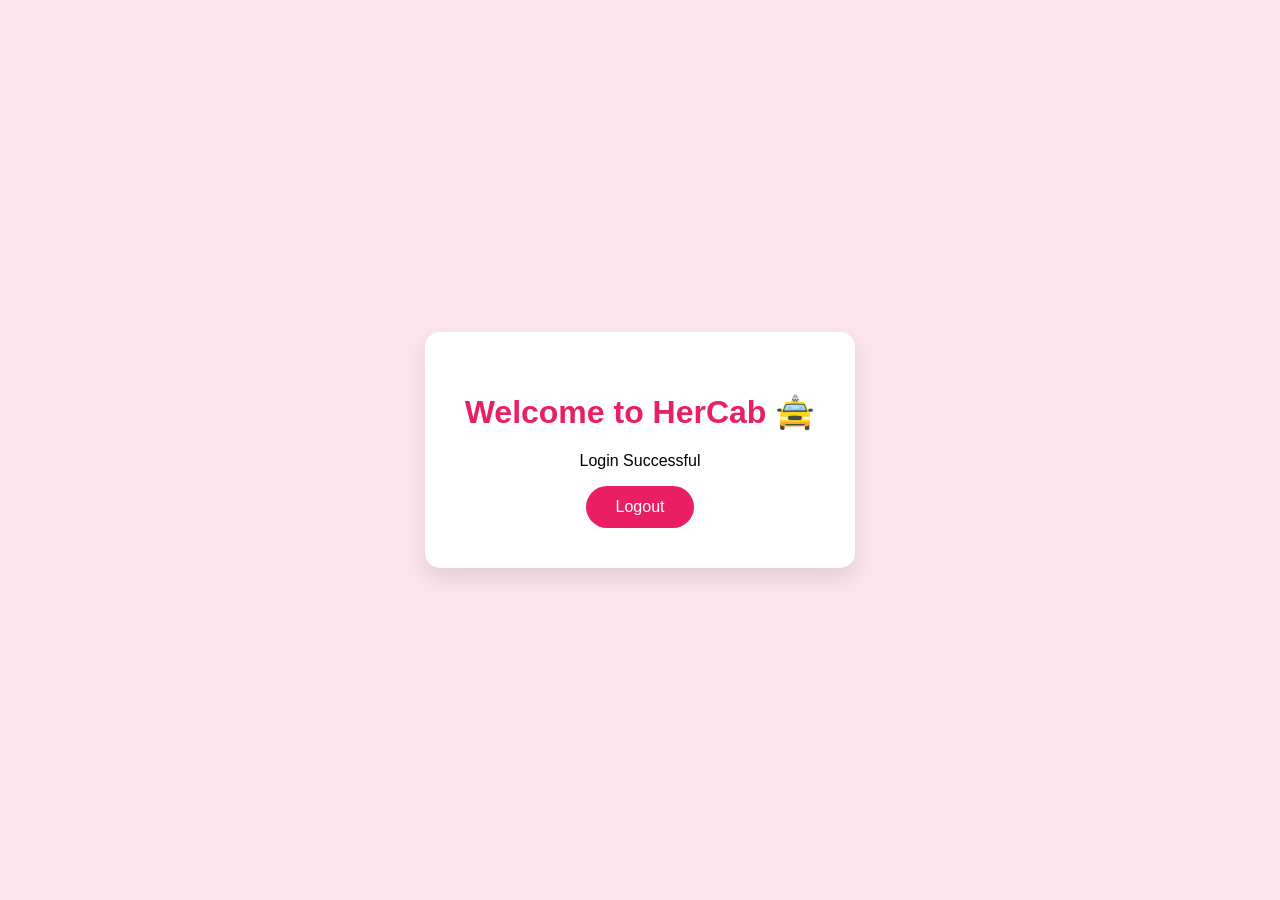
<file: Dashboard.html>
<!DOCTYPE html>
<html lang="en">

<head>

<meta charset="UTF-8">

<meta name="viewport" content="width=device-width, initial-scale=1.0">

<title>HerCab Dashboard</title>

<style>

body{

font-family:Poppins,sans-serif;

display:flex;

justify-content:center;

align-items:center;

height:100vh;

background:#FCE4EC;

margin:0;

}

.card{

background:white;

padding:40px;

border-radius:15px;

box-shadow:0 10px 20px rgba(0,0,0,.1);

text-align:center;

}

h1{

color:#E91E63;

}

button{

padding:12px 30px;

background:#E91E63;

color:white;

border:none;

border-radius:25px;

cursor:pointer;

font-size:16px;

}

button:hover{

background:#C2185B;

}

</style>

</head>

<body>

<div class="card">

<h1>Welcome to HerCab 🚖</h1>

<p>Login Successful</p>

<button onclick="logout()">

Logout

</button>

</div>

<script>

function logout(){

window.location.href="login.html";

}

</script>

</body>

</html>
</file>
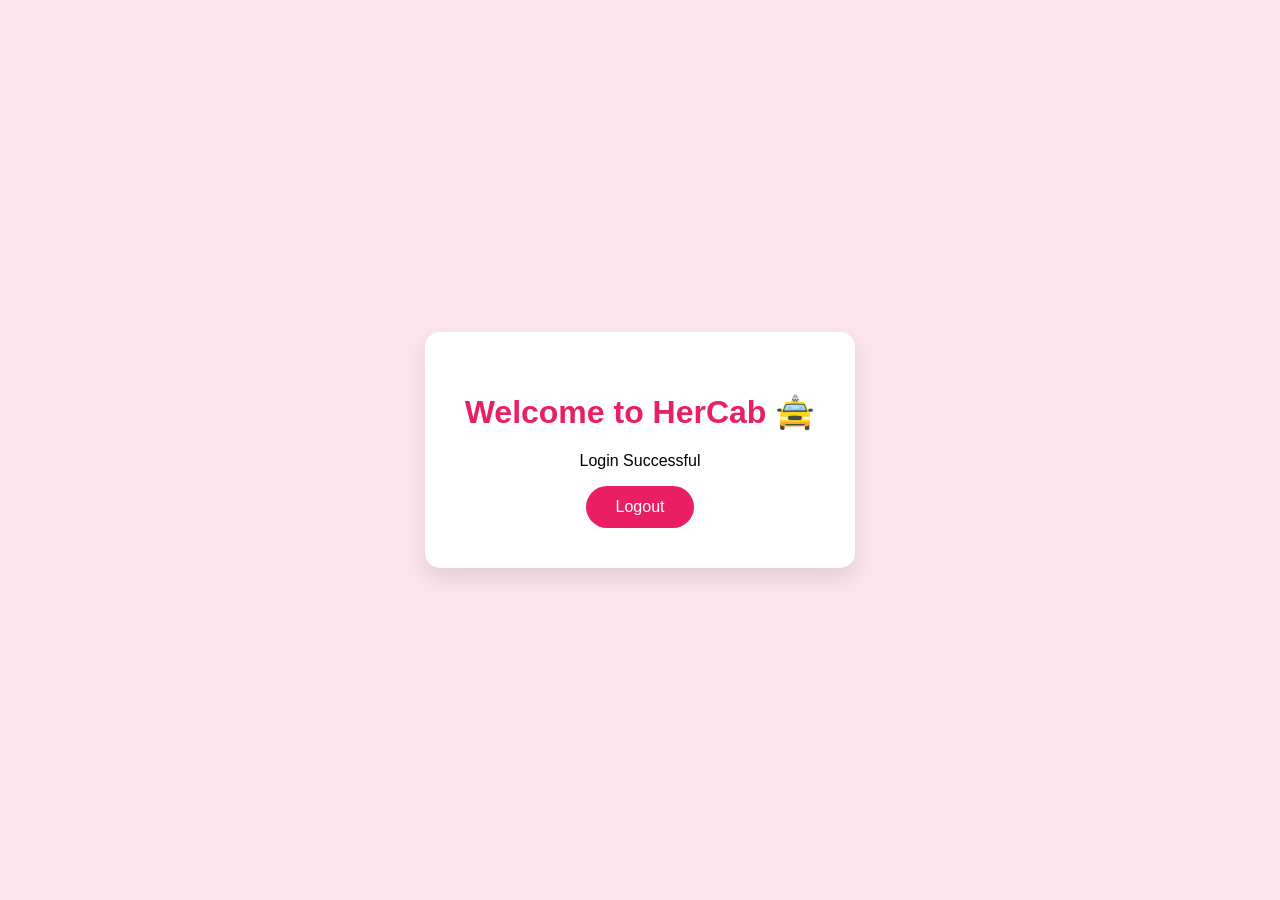
<file: dashboard.html>
<!DOCTYPE html>
<html lang="en">

<head>

<meta charset="UTF-8">

<meta name="viewport" content="width=device-width, initial-scale=1.0">

<title>HerCab Dashboard</title>

<style>

body{

font-family:Poppins,sans-serif;

display:flex;

justify-content:center;

align-items:center;

height:100vh;

background:#FCE4EC;

margin:0;

}

.card{

background:white;

padding:40px;

border-radius:15px;

box-shadow:0 10px 20px rgba(0,0,0,.1);

text-align:center;

}

h1{

color:#E91E63;

}

button{

padding:12px 30px;

background:#E91E63;

color:white;

border:none;

border-radius:25px;

cursor:pointer;

font-size:16px;

}

button:hover{

background:#C2185B;

}

</style>

</head>

<body>

<div class="card">

<h1>Welcome to HerCab 🚖</h1>

<p>Login Successful</p>

<button onclick="logout()">

Logout

</button>

</div>

<script>

function logout(){

window.location.href="login.html";

}

</script>

</body>

</html>
</file>
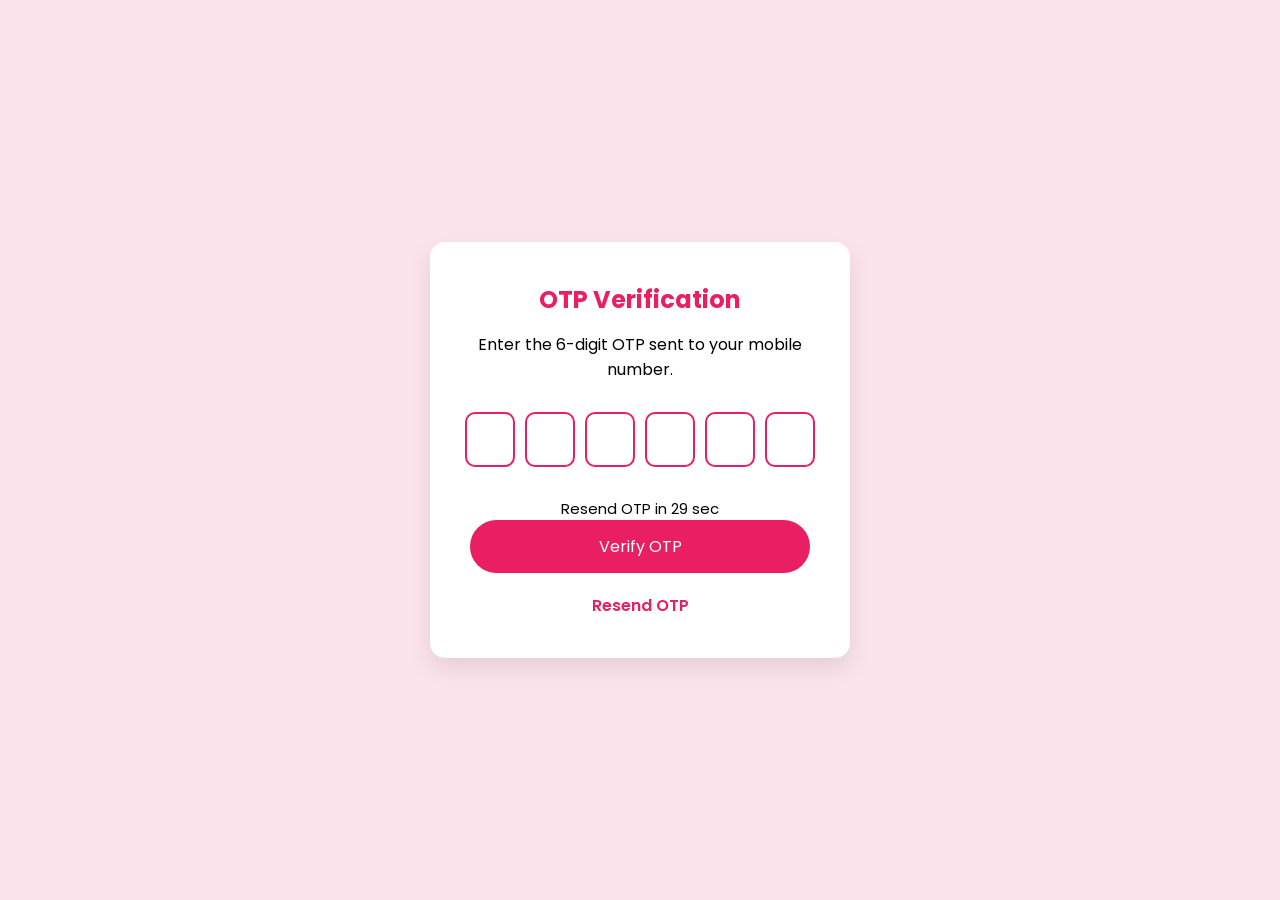
<file: Otp.html>
<!DOCTYPE html>
<html lang="en">

<head>

<meta charset="UTF-8">

<meta name="viewport" content="width=device-width, initial-scale=1.0">

<title>OTP Verification | HerCab</title>

<link rel="preconnect" href="https://fonts.googleapis.com">

<link href="https://fonts.googleapis.com/css2?family=Poppins:wght@300;400;500;600;700&display=swap" rel="stylesheet">

<link rel="stylesheet" href="otp.css">

</head>

<body>

<div class="container">

<div class="otp-box">

<h2>OTP Verification</h2>

<p>Enter the 6-digit OTP sent to your mobile number.</p>

<div class="otp-inputs">

<input type="text" maxlength="1" class="otp">
<input type="text" maxlength="1" class="otp">
<input type="text" maxlength="1" class="otp">
<input type="text" maxlength="1" class="otp">
<input type="text" maxlength="1" class="otp">
<input type="text" maxlength="1" class="otp">

</div>

<p class="timer">
Resend OTP in <span id="countdown">30</span> sec
</p>

<button id="verifyBtn">
Verify OTP
</button>

<p class="resend">
<a href="#">Resend OTP</a>
</p>

</div>

</div>

<script src="otp.js"></script>

</body>

</html>
</file>
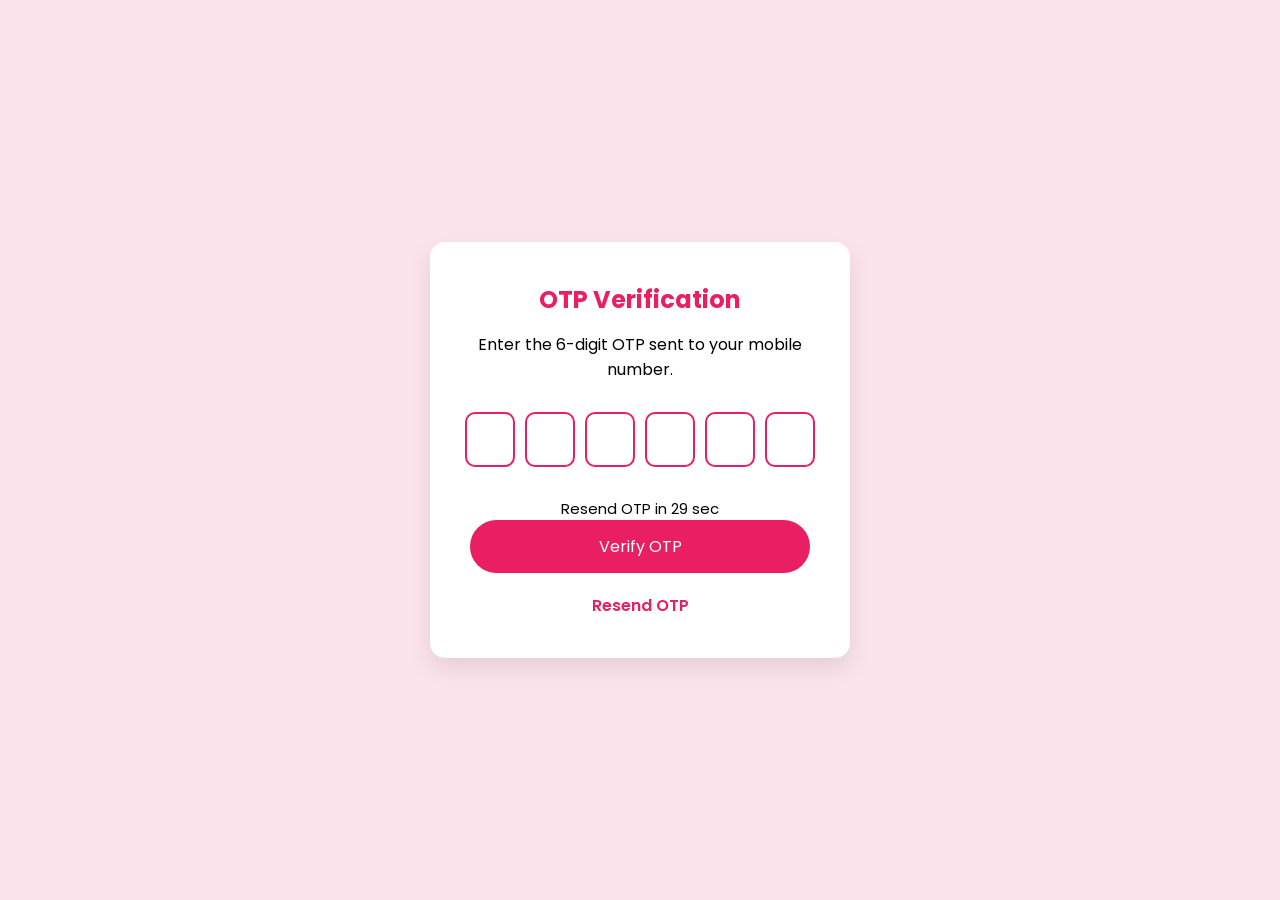
<file: otp.html>
<!DOCTYPE html>
<html lang="en">

<head>

<meta charset="UTF-8">

<meta name="viewport" content="width=device-width, initial-scale=1.0">

<title>OTP Verification | HerCab</title>

<link rel="preconnect" href="https://fonts.googleapis.com">

<link href="https://fonts.googleapis.com/css2?family=Poppins:wght@300;400;500;600;700&display=swap" rel="stylesheet">

<link rel="stylesheet" href="otp.css">

</head>

<body>

<div class="container">

<div class="otp-box">

<h2>OTP Verification</h2>

<p>Enter the 6-digit OTP sent to your mobile number.</p>

<div class="otp-inputs">

<input type="text" maxlength="1" class="otp">
<input type="text" maxlength="1" class="otp">
<input type="text" maxlength="1" class="otp">
<input type="text" maxlength="1" class="otp">
<input type="text" maxlength="1" class="otp">
<input type="text" maxlength="1" class="otp">

</div>

<p class="timer">
Resend OTP in <span id="countdown">30</span> sec
</p>

<button id="verifyBtn">
Verify OTP
</button>

<p class="resend">
<a href="#">Resend OTP</a>
</p>

</div>

</div>

<script src="otp.js"></script>

</body>

</html>
</file>
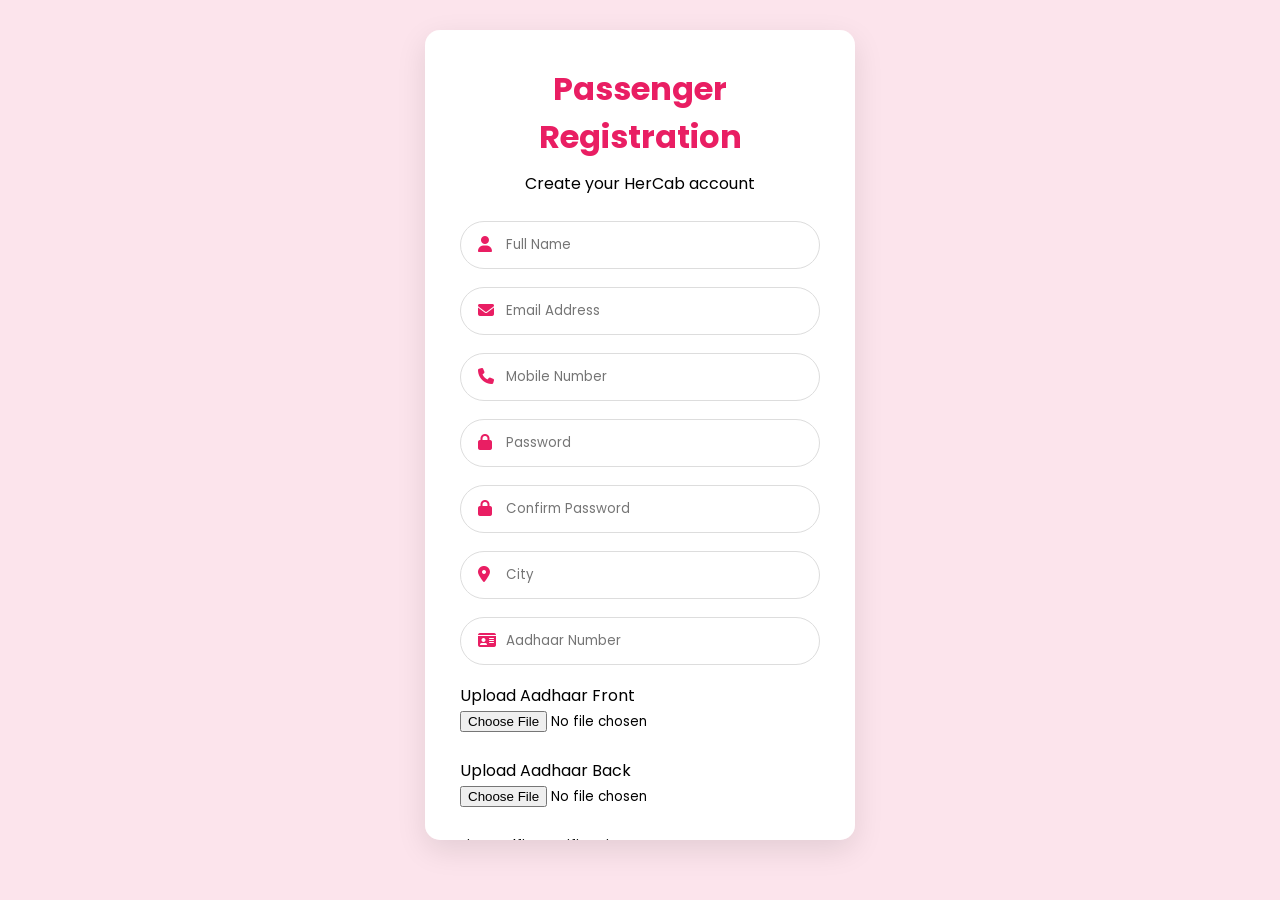
<file: Register.html>
<!DOCTYPE html>
<html lang="en">

<head>

<meta charset="UTF-8">

<meta name="viewport" content="width=device-width, initial-scale=1.0">

<title>Passenger Registration | HerCab</title>

<link rel="preconnect" href="https://fonts.googleapis.com">

<link href="https://fonts.googleapis.com/css2?family=Poppins:wght@300;400;500;600;700&display=swap" rel="stylesheet">

<link rel="stylesheet"
href="https://cdnjs.cloudflare.com/ajax/libs/font-awesome/6.6.0/css/all.min.css">

<link rel="stylesheet" href="register.css">

</head>

<body>

<div class="container">

<div class="register-box">

<h1>Passenger Registration</h1>

<p>Create your HerCab account</p>

<form id="registerForm">

<div class="input-box">

<i class="fa fa-user"></i>

<input
type="text"
id="name"
placeholder="Full Name"
required>

</div>

<div class="input-box">

<i class="fa fa-envelope"></i>

<input
type="email"
id="email"
placeholder="Email Address"
required>

</div>

<div class="input-box">

<i class="fa fa-phone"></i>

<input
type="tel"
id="mobile"
placeholder="Mobile Number"
maxlength="10"
required>

</div>

<div class="input-box">

<i class="fa fa-lock"></i>

<input
type="password"
id="password"
placeholder="Password"
required>

</div>

<div class="input-box">

<i class="fa fa-lock"></i>

<input
type="password"
id="confirmPassword"
placeholder="Confirm Password"
required>

</div>

<div class="input-box">

<i class="fa fa-location-dot"></i>

<input
type="text"
id="city"
placeholder="City"
required>

</div>

<!-- Aadhaar Number -->

<div class="input-box">

<i class="fa-solid fa-id-card"></i>

<input
type="text"
id="aadhaar"
placeholder="Aadhaar Number"
maxlength="12"
required>

</div>

<!-- Aadhaar Front -->

<label>Upload Aadhaar Front</label>

<input
type="file"
accept="image/*"
required>

<br><br>

<!-- Aadhaar Back -->

<label>Upload Aadhaar Back</label>

<input
type="file"
accept="image/*"
required>

<br><br>

<!-- Selfie -->

<label>Live Selfie Verification</label>

<video id="video" width="300" height="220" autoplay></video>

<br><br>

<button type="button" onclick="startCamera()">
Open Camera
</button>

<button type="button" onclick="capturePhoto()">
Capture Selfie
</button>

<br><br>

<canvas id="canvas" width="300" height="220" style="display:none;"></canvas>

<img id="photo" width="300" style="display:none;">

<!-- Emergency Contact -->

<div class="input-box">

<i class="fa-solid fa-phone"></i>

<input
type="tel"
placeholder="Emergency Contact Number"
maxlength="10"
required>

</div>

<label class="checkbox">

<input
type="checkbox"
required
>

I agree to the 
<a href="terms.html" target="_blank">
Terms & Conditions
</a>

</label>

<button type="submit">

Register

</button>

<p class="login-link">

Already have an account?

<a href="login.html">

Login

</a>

</p>

</form>

</div>

</div>

<script src="register.js"></script>

<script src="camera.js"></script>

</body>

</html>
</file>
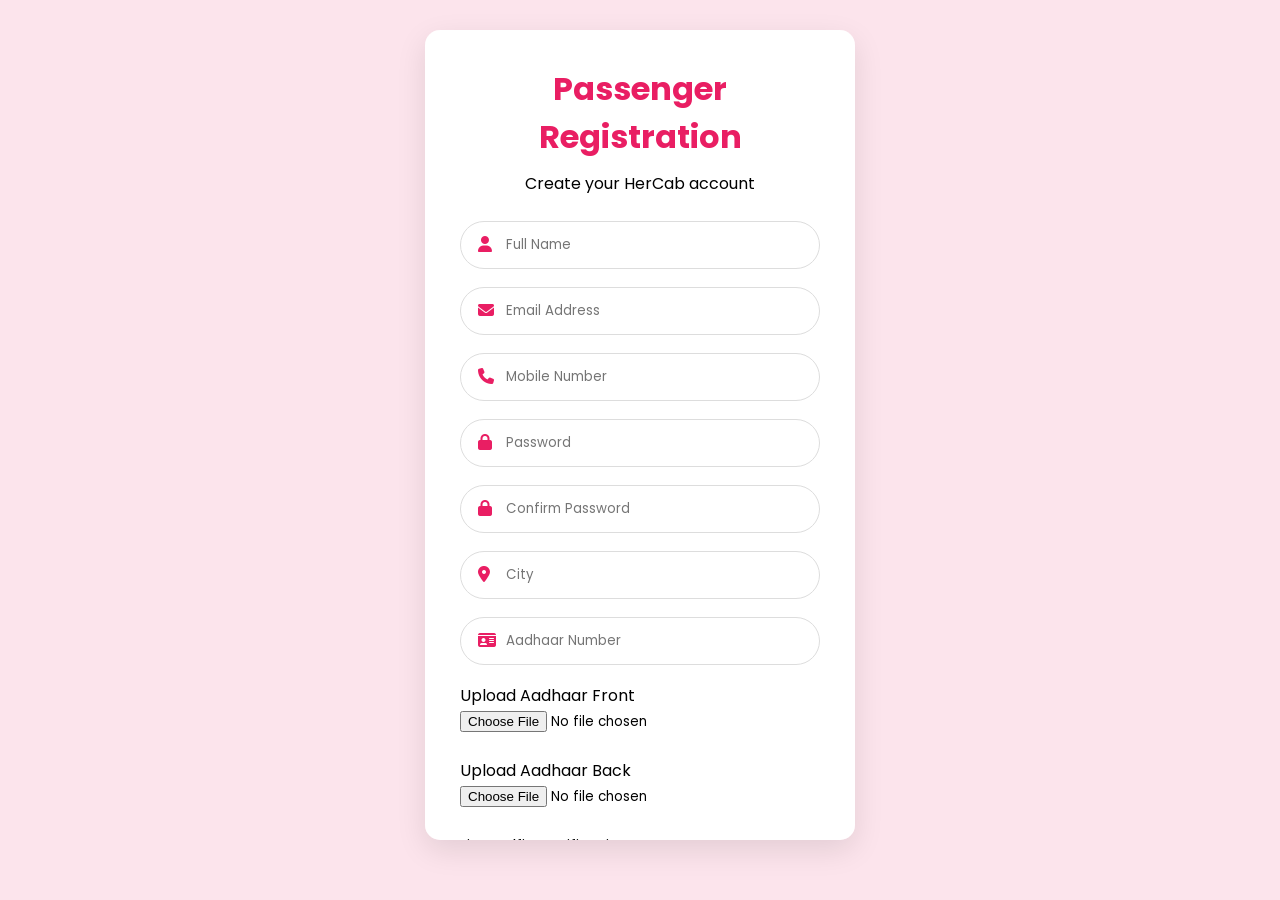
<file: register.html>
<!DOCTYPE html>
<html lang="en">

<head>

<meta charset="UTF-8">

<meta name="viewport" content="width=device-width, initial-scale=1.0">

<title>Passenger Registration | HerCab</title>

<link rel="preconnect" href="https://fonts.googleapis.com">

<link href="https://fonts.googleapis.com/css2?family=Poppins:wght@300;400;500;600;700&display=swap" rel="stylesheet">

<link rel="stylesheet"
href="https://cdnjs.cloudflare.com/ajax/libs/font-awesome/6.6.0/css/all.min.css">

<link rel="stylesheet" href="register.css">

</head>

<body>

<div class="container">

<div class="register-box">

<h1>Passenger Registration</h1>

<p>Create your HerCab account</p>

<form id="registerForm">

<div class="input-box">

<i class="fa fa-user"></i>

<input
type="text"
id="name"
placeholder="Full Name"
required>

</div>

<div class="input-box">

<i class="fa fa-envelope"></i>

<input
type="email"
id="email"
placeholder="Email Address"
required>

</div>

<div class="input-box">

<i class="fa fa-phone"></i>

<input
type="tel"
id="mobile"
placeholder="Mobile Number"
maxlength="10"
required>

</div>

<div class="input-box">

<i class="fa fa-lock"></i>

<input
type="password"
id="password"
placeholder="Password"
required>

</div>

<div class="input-box">

<i class="fa fa-lock"></i>

<input
type="password"
id="confirmPassword"
placeholder="Confirm Password"
required>

</div>

<div class="input-box">

<i class="fa fa-location-dot"></i>

<input
type="text"
id="city"
placeholder="City"
required>

</div>

<!-- Aadhaar Number -->

<div class="input-box">

<i class="fa-solid fa-id-card"></i>

<input
type="text"
id="aadhaar"
placeholder="Aadhaar Number"
maxlength="12"
required>

</div>

<!-- Aadhaar Front -->

<label>Upload Aadhaar Front</label>

<input
type="file"
accept="image/*"
required>

<br><br>

<!-- Aadhaar Back -->

<label>Upload Aadhaar Back</label>

<input
type="file"
accept="image/*"
required>

<br><br>

<!-- Selfie -->

<label>Live Selfie Verification</label>

<video id="video" width="300" height="220" autoplay></video>

<br><br>

<button type="button" onclick="startCamera()">
Open Camera
</button>

<button type="button" onclick="capturePhoto()">
Capture Selfie
</button>

<br><br>

<canvas id="canvas" width="300" height="220" style="display:none;"></canvas>

<img id="photo" width="300" style="display:none;">

<!-- Emergency Contact -->

<div class="input-box">

<i class="fa-solid fa-phone"></i>

<input
type="tel"
placeholder="Emergency Contact Number"
maxlength="10"
required>

</div>

<label class="checkbox">

<input
type="checkbox"
required
>

I agree to the 
<a href="terms.html" target="_blank">
Terms & Conditions
</a>

</label>

<button type="submit">

Register

</button>

<p class="login-link">

Already have an account?

<a href="login.html">

Login

</a>

</p>

</form>

</div>

</div>

<script src="register.js"></script>

<script src="camera.js"></script>

</body>

</html>
</file>
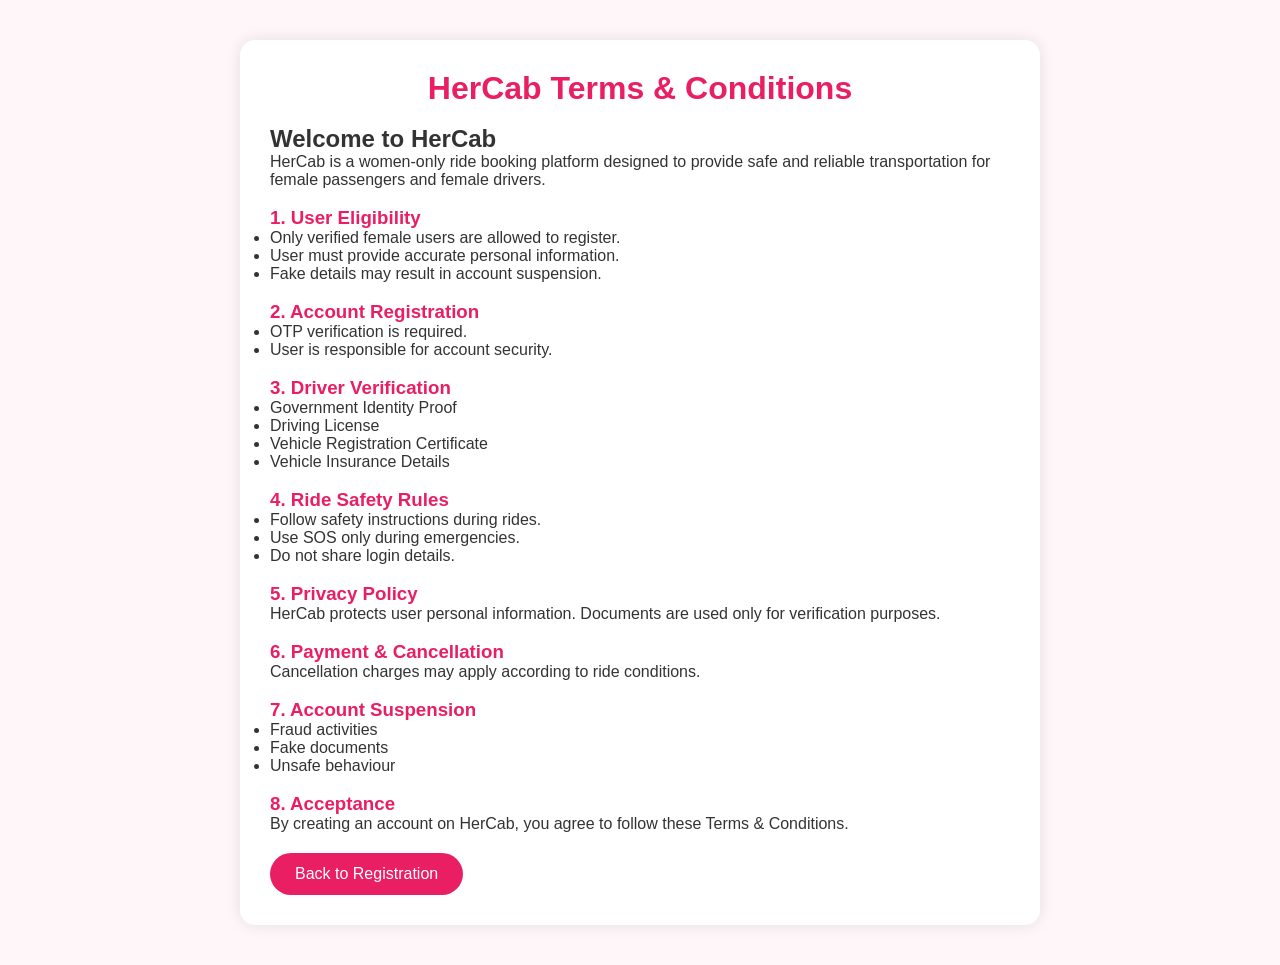
<file: terms.html>
<!DOCTYPE html>
<html lang="en">

<head>

<meta charset="UTF-8">
<meta name="viewport" content="width=device-width, initial-scale=1.0">

<title>HerCab Terms & Conditions</title>

<link rel="stylesheet" href="style.css">

</head>


<body>


<div class="terms-container">

<h1>HerCab Terms & Conditions</h1>

<br/>
<h2>Welcome to HerCab</h2>

<p>
HerCab is a women-only ride booking platform designed to provide safe and reliable transportation for female passengers and female drivers.
</p>
<br/>
	
<h3>1. User Eligibility</h3>

<ul>
<li>Only verified female users are allowed to register.</li>
<li>User must provide accurate personal information.</li>
<li>Fake details may result in account suspension.</li>
</ul>

<br/>
<h3>2. Account Registration</h3>

<ul>
<li>OTP verification is required.</li>
<li>User is responsible for account security.</li>
</ul>

<br/>
<h3>3. Driver Verification</h3>

<ul>
<li>Government Identity Proof</li>
<li>Driving License</li>
<li>Vehicle Registration Certificate</li>
<li>Vehicle Insurance Details</li>
</ul>

<br/>
<h3>4. Ride Safety Rules</h3>

<ul>
<li>Follow safety instructions during rides.</li>
<li>Use SOS only during emergencies.</li>
<li>Do not share login details.</li>
</ul>

<br/>
<h3>5. Privacy Policy</h3>

<p>
HerCab protects user personal information.
Documents are used only for verification purposes.
</p>

<br/>
<h3>6. Payment & Cancellation</h3>

<p>
Cancellation charges may apply according to ride conditions.
</p>

<br/>
<h3>7. Account Suspension</h3>

<ul>
<li>Fraud activities</li>
<li>Fake documents</li>
<li>Unsafe behaviour</li>
</ul>

<br/>
<h3>8. Acceptance</h3>

<p>
By creating an account on HerCab, you agree to follow these Terms & Conditions.
</p>


<a href="register.html" class="back-btn">
Back to Registration
</a>


</div>


</body>
</html>
</file>
<file: otp.css>
*{
margin:0;
padding:0;
box-sizing:border-box;
font-family:'Poppins',sans-serif;
}

body{

background:#FCE4EC;

display:flex;

justify-content:center;

align-items:center;

height:100vh;

}

.otp-box{

width:420px;

background:white;

padding:40px;

border-radius:15px;

text-align:center;

box-shadow:0 10px 25px rgba(0,0,0,.1);

}

h2{

color:#E91E63;

margin-bottom:15px;

}

.otp-inputs{

display:flex;

justify-content:center;

gap:10px;

margin:30px 0;

}

.otp{

width:50px;

height:55px;

font-size:22px;

text-align:center;

border:2px solid #E91E63;

border-radius:10px;

outline:none;

}

button{

width:100%;

padding:14px;

background:#E91E63;

color:white;

border:none;

border-radius:30px;

font-size:16px;

cursor:pointer;

}

button:hover{

background:#C2185B;

}

.timer{

margin-top:20px;

font-size:15px;

}

.resend{

margin-top:20px;

}

.resend a{

color:#E91E63;

text-decoration:none;

font-weight:600;

}
</file>
<file: register.css>
*{

margin:0;

padding:0;

box-sizing:border-box;

font-family:'Poppins',sans-serif;

}

body{
    background:#FCE4EC;
    display:flex;
    justify-content:center;
    align-items:flex-start;
    min-height:100vh;
    padding:30px 0;
    overflow-y:auto;
}

.container{

width:100%;

display:flex;

justify-content:center;

}

.register-box{
    width:430px;
    background:white;
    padding:35px;
    border-radius:15px;
    box-shadow:0 10px 30px rgba(0,0,0,.1);

    max-height:90vh;
    overflow-y:auto;
}

.register-box h1{

text-align:center;

color:#E91E63;

margin-bottom:10px;

}

.register-box p{

text-align:center;

margin-bottom:25px;

}

.input-box{

position:relative;

margin-bottom:18px;

}

.input-box input{

width:100%;

padding:13px 45px;

border:1px solid #ddd;

border-radius:30px;

outline:none;

}

.input-box i{

position:absolute;

left:18px;

top:15px;

color:#E91E63;

}

.checkbox{

font-size:14px;

display:block;

margin-bottom:20px;

}

button{

width:100%;

padding:14px;

background:#E91E63;

color:white;

border:none;

border-radius:30px;

font-size:16px;

cursor:pointer;

}

button:hover{

background:#C2185B;

}

.login-link{

margin-top:20px;

}

.login-link a{

color:#E91E63;

text-decoration:none;

font-weight:bold;

}
</file>
<file: style.css>
/* ===========================
   GOOGLE FONT
=========================== */

*{
    margin:0;
    padding:0;
    box-sizing:border-box;
    font-family:'Poppins',sans-serif;
}

body{

    background:#FFF6FA;

    color:#333;

}

/* ===========================
        NAVBAR
=========================== */

.navbar{

    width:100%;

    height:80px;

    display:flex;

    justify-content:space-between;

    align-items:center;

    padding:0 8%;

    background:white;

    box-shadow:0 5px 15px rgba(0,0,0,.08);

}

.logo{

    font-size:30px;

    color:#E91E63;

    font-weight:bold;

}

.logo i{

    margin-right:8px;

}

.navbar ul{

    display:flex;

    list-style:none;

}

.navbar ul li{

    margin:0 18px;

}

.navbar ul li a{

    text-decoration:none;

    color:#333;

    font-size:17px;

    transition:.3s;

}

.navbar ul li a:hover{

    color:#E91E63;

}

/* ===========================
       BUTTONS
=========================== */

.buttons{

    display:flex;

    gap:15px;

}

.login-btn{

    text-decoration:none;

    padding:10px 24px;

    border:2px solid #E91E63;

    border-radius:30px;

    color:#E91E63;

    transition:.3s;

}

.login-btn:hover{

    background:#E91E63;

    color:white;

}

.register-btn{

    text-decoration:none;

    padding:10px 24px;

    border-radius:30px;

    background:#E91E63;

    color:white;

    transition:.3s;

}

.register-btn:hover{

    background:#C2185B;

}

/* ===========================
       HERO SECTION
=========================== */

.hero{

    display:flex;

    justify-content:space-between;

    align-items:center;

    padding:80px 8%;

}

.left{

    width:50%;

}

.left h1{

    font-size:55px;

    color:#E91E63;

    margin-bottom:20px;

}

.left p{

    font-size:20px;

    color:#555;

    line-height:35px;

    margin-bottom:35px;

}

.book-btn{

    display:inline-block;

    text-decoration:none;

    background:#E91E63;

    color:white;

    padding:15px 40px;

    border-radius:35px;

    font-size:18px;

    transition:.3s;

}

.book-btn:hover{

    background:#C2185B;

    transform:translateY(-3px);

}

.right{

    width:45%;

}

.right img{

    width:100%;

}

/* ===========================
        FEATURES
=========================== */

.features,
.safety{

    padding:80px 8%;

    text-align:center;

}

.features h2,
.safety h2{

    font-size:40px;

    color:#E91E63;

    margin-bottom:40px;

}

.feature-container{

    display:flex;

    justify-content:center;

    gap:30px;

    flex-wrap:wrap;

}

.card{

    width:300px;

    background:white;

    padding:30px;

    border-radius:15px;

    box-shadow:0 10px 20px rgba(0,0,0,.08);

    transition:.3s;

}

.card:hover{

    transform:translateY(-10px);

}

.card i{

    font-size:45px;

    color:#E91E63;

    margin-bottom:20px;

}

.card h3{

    margin-bottom:15px;

}

.card p{

    color:#666;

    line-height:28px;

}

/* ===========================
        FOOTER
=========================== */

footer{

    background:#E91E63;

    color:white;

    text-align:center;

    padding:40px;

}

footer h2{

    font-size:35px;

}

footer p{

    margin-top:10px;

}

.social{

    margin-top:20px;

}

.social i{

    font-size:25px;

    margin:10px;

    cursor:pointer;

}

.copy{

    margin-top:20px;

    font-size:15px;

}

.terms-container{

max-width:800px;
margin:40px auto;
padding:30px;

background:white;

border-radius:15px;

box-shadow:0 0 15px rgba(0,0,0,0.1);

font-family:Arial;

}


.terms-container h1{

color:#E91E63;
text-align:center;

}


.terms-container h3{

color:#E91E63;

}


.back-btn{

display:inline-block;

margin-top:20px;

padding:12px 25px;

background:#E91E63;

color:white;

text-decoration:none;

border-radius:25px;

}
</file>
